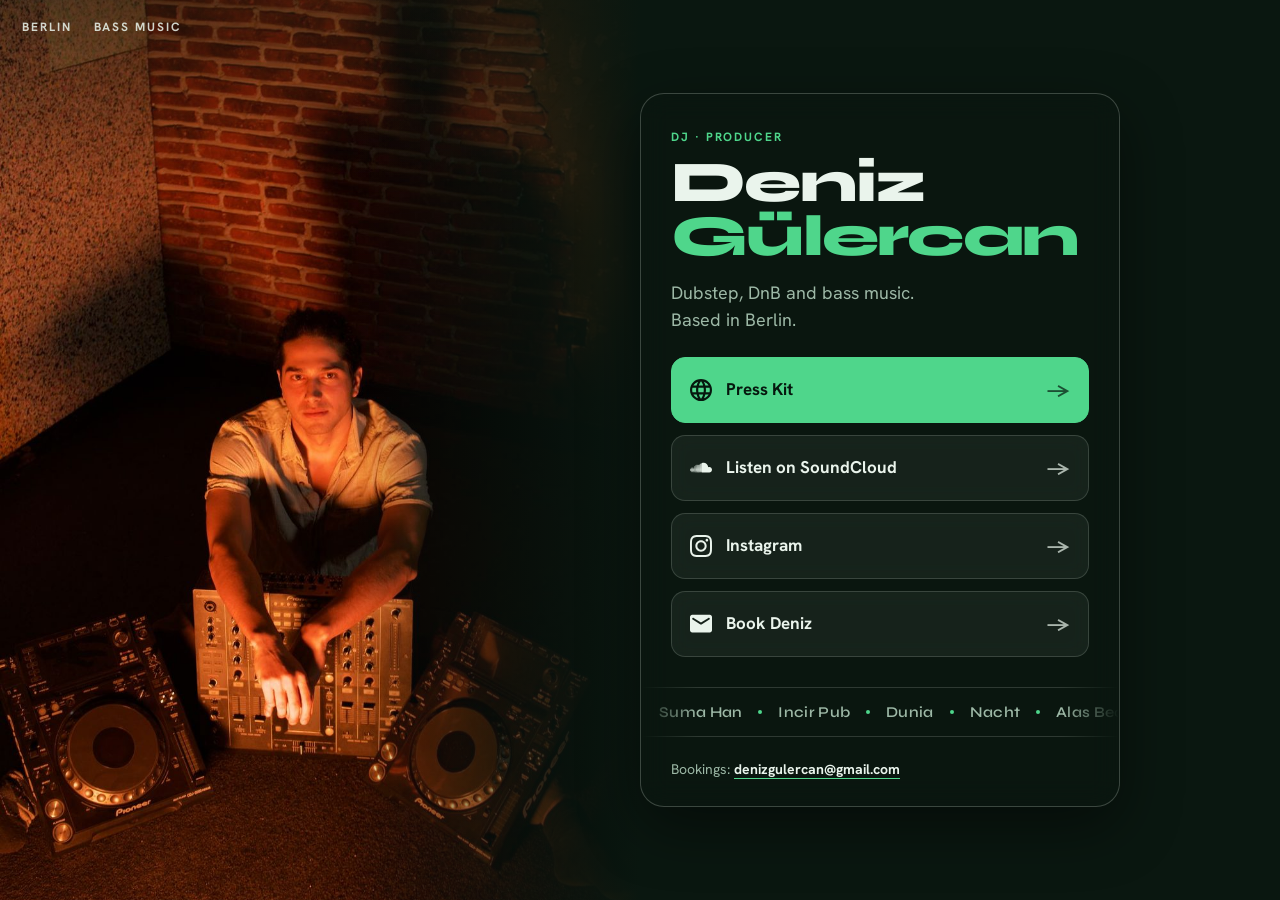
<file: index.html>
<!DOCTYPE html>
<html lang="en">
<head>
<meta charset="utf-8">
<meta name="viewport" content="width=device-width, initial-scale=1, viewport-fit=cover">
<title>Deniz Gülercan — DJ &amp; Producer, Berlin</title>
<meta name="description" content="Deniz Gülercan. DJ and producer in Berlin. Dubstep, DnB and bass music.">
<meta name="author" content="Deniz Gülercan">
<meta name="theme-color" content="#0a1710">
<meta property="og:type" content="website">
<meta property="og:title" content="Deniz Gülercan — DJ &amp; Producer, Berlin">
<meta property="og:description" content="Dubstep, DnB and bass music. Press kit, links and bookings.">
<meta property="og:url" content="https://denizgulercan.pages.dev/">
<meta property="og:image" content="https://denizgulercan.pages.dev/images/cover.jpg">
<meta name="twitter:card" content="summary_large_image">
<link rel="icon" type="image/png" href="images/avatar.png">
<link rel="preload" href="fonts/syne.woff2" as="font" type="font/woff2" crossorigin>
<style>
@font-face{font-family:"Syne";src:url(fonts/syne.woff2) format("woff2");font-weight:400 800;font-display:swap}
@font-face{font-family:"Hanken Grotesk";src:url(fonts/hanken.woff2) format("woff2");font-weight:100 900;font-display:swap}
:root{
  --bg:#0a1710; --ink:#eaf4ec; --muted:#9db8a6; --accent:#4fd68b; --accent-ink:#06180e;
  --line:rgba(234,244,236,.16);
  --display:"Syne",system-ui,sans-serif; --body:"Hanken Grotesk",system-ui,sans-serif;
}
*{box-sizing:border-box}
html{background:var(--bg)}
body{margin:0;background:var(--bg);color:var(--ink);font-family:var(--body);font-size:17px;line-height:1.5;-webkit-font-smoothing:antialiased;min-height:100svh}
a{color:inherit;text-decoration:none}

/* Photo */
.photo{position:relative;height:72svh;min-height:460px;max-height:760px;background:#000 url(images/cover.jpg) 50% 58%/cover no-repeat;}
.photo::after{content:"";position:absolute;inset:0;background:
  linear-gradient(to bottom,rgba(10,23,16,.55) 0%,rgba(10,23,16,0) 22%,rgba(10,23,16,0) 45%,rgba(10,23,16,.88) 82%,var(--bg) 100%);}
.top{position:absolute;z-index:2;top:max(18px,env(safe-area-inset-top));left:22px;right:22px;display:flex;justify-content:space-between;
  font-size:12px;font-weight:700;letter-spacing:.16em;text-transform:uppercase;color:rgba(234,244,236,.85)}

/* Content */
main{position:relative;z-index:3;margin:-96px 16px max(16px,env(safe-area-inset-bottom));max-width:520px;container-type:inline-size;
  padding:26px 22px 22px;border:1px solid rgba(234,244,236,.22);border-radius:24px;background:rgba(10,23,16,.78);
  backdrop-filter:blur(14px);-webkit-backdrop-filter:blur(14px);box-shadow:0 20px 60px rgba(0,0,0,.45)}
@media (min-width:560px){main{margin-inline:auto}}
.label{font-size:12px;font-weight:700;letter-spacing:.16em;text-transform:uppercase;color:var(--accent);margin:0 0 10px}
h1{font-family:var(--display);font-weight:800;font-size:min(72px,13.8cqw);line-height:.94;letter-spacing:-.03em;margin:0 0 16px}
h1 span{display:block;color:var(--accent)}
.tag{margin:0 0 24px;font-size:18px;line-height:1.45;color:var(--muted)}

.links{display:grid;gap:12px;margin:0 0 30px}
.btn{display:flex;align-items:center;gap:14px;padding:17px 18px;border-radius:14px;border:1px solid var(--line);
  background:rgba(234,244,236,.06);backdrop-filter:blur(10px);-webkit-backdrop-filter:blur(10px);
  font-weight:700;font-size:17px;transition:transform .18s ease,background .18s ease,border-color .18s ease}
.btn:hover,.btn:focus-visible{transform:translateY(-2px);background:rgba(234,244,236,.12);border-color:rgba(79,214,139,.6);outline:none}
.btn i{width:22px;height:22px;flex:none;background:currentColor;-webkit-mask:var(--ic) center/contain no-repeat;mask:var(--ic) center/contain no-repeat}
.btn em{margin-left:auto;font-style:normal;font-size:20px;opacity:.7;transition:transform .18s ease}
.btn:hover em{transform:translateX(4px);opacity:1}
.btn.primary{background:var(--accent);color:var(--accent-ink);border-color:var(--accent)}
.btn.primary:hover{background:#6ae3a0}

/* Venues ticker */
.played{border-top:1px solid var(--line);border-bottom:1px solid var(--line);padding:13px 0;overflow:hidden;margin:0 -22px 22px;
  -webkit-mask:linear-gradient(90deg,transparent,#000 12%,#000 88%,transparent);mask:linear-gradient(90deg,transparent,#000 12%,#000 88%,transparent)}
.track{display:flex;width:max-content;gap:0;animation:slide 38s linear infinite;font-family:var(--display);font-weight:600;font-size:15px;letter-spacing:.02em;color:var(--muted);white-space:nowrap}
.track span{padding:0 18px;position:relative}
.track span::after{content:"";position:absolute;right:-2px;top:50%;width:4px;height:4px;margin-top:-2px;border-radius:50%;background:var(--accent)}
@keyframes slide{to{transform:translateX(-50%)}}

.book{font-size:14px;color:var(--muted);margin:0}
.book a{color:var(--ink);font-weight:700;border-bottom:1px solid var(--accent)}

/* Entrance */
@media (prefers-reduced-motion:no-preference){
  .label,h1,.tag,.btn,.played,.book{opacity:0;transform:translateY(14px);animation:in .7s cubic-bezier(.2,.7,.2,1) forwards}
  .label{animation-delay:.05s}h1{animation-delay:.12s}.tag{animation-delay:.2s}
  .btn:nth-child(1){animation-delay:.28s}.btn:nth-child(2){animation-delay:.34s}.btn:nth-child(3){animation-delay:.4s}.btn:nth-child(4){animation-delay:.46s}
  .played{animation-delay:.54s}.book{animation-delay:.6s}
  .btn:hover{transition:transform .18s ease}
}
@keyframes in{to{opacity:1;transform:none}}
@media (prefers-reduced-motion:reduce){.track{animation:none}}

/* Desktop: photo left, content right */
@media (min-width:900px){
  body{display:grid;grid-template-columns:1fr 1fr}
  .photo{position:sticky;top:0;height:100svh;max-height:none;background-position:50% 55%}
  .photo::after{background:linear-gradient(to right,rgba(10,23,16,0) 55%,var(--bg) 100%),linear-gradient(to bottom,rgba(10,23,16,.45),rgba(10,23,16,0) 20%)}
  main{margin:0 auto 0 0;width:min(100% - 48px,480px);align-self:center;padding:34px 30px 26px;background:rgba(10,23,16,.6)}
  .top{right:auto;gap:22px}
  .played{margin-inline:-30px}
  .played{margin-bottom:22px}
}
</style>
</head>
<body>

<div class="photo" role="img" aria-label="Deniz Gülercan at the decks">
  <div class="top"><span>Berlin</span><span>Bass music</span></div>
</div>

<main>
  <p class="label">DJ · Producer</p>
  <h1>Deniz <span>Gülercan</span></h1>
  <p class="tag">Dubstep, DnB and bass music.<br>Based in Berlin.</p>

  <nav class="links" aria-label="Links">
    <a class="btn primary" href="epk/"><i style="--ic:url(images/icons/generic-website.svg)"></i>Press Kit<em>→</em></a>
    <a class="btn" href="https://soundcloud.com/denizgulercan" target="_blank" rel="noopener"><i style="--ic:url(images/icons/soundcloud.svg)"></i>Listen on SoundCloud<em>→</em></a>
    <a class="btn" href="https://www.instagram.com/deniz.gulercan/" target="_blank" rel="noopener"><i style="--ic:url(images/icons/instagram.svg)"></i>Instagram<em>→</em></a>
    <a class="btn" href="mailto:denizgulercan@gmail.com?subject=Booking%20enquiry"><i style="--ic:url(images/icons/generic-email.svg)"></i>Book Deniz<em>→</em></a>
  </nav>

  <div class="played" aria-label="Played at">
    <div class="track" aria-hidden="true">
      <span>Suma Han</span><span>Incir Pub</span><span>Dunia</span><span>Nacht</span><span>Alas Beach</span><span>Daş Lounge</span><span>Kavanoz</span><span>Kabak Bay</span><span>Lilith Camping</span><span>Noh Radio</span><span>Radio2019</span><span>Chilly</span>
      <span>Suma Han</span><span>Incir Pub</span><span>Dunia</span><span>Nacht</span><span>Alas Beach</span><span>Daş Lounge</span><span>Kavanoz</span><span>Kabak Bay</span><span>Lilith Camping</span><span>Noh Radio</span><span>Radio2019</span><span>Chilly</span>
    </div>
  </div>

  <p class="book">Bookings: <a href="mailto:denizgulercan@gmail.com?subject=Booking%20enquiry">denizgulercan@gmail.com</a></p>
</main>

</body>
</html>
</file>
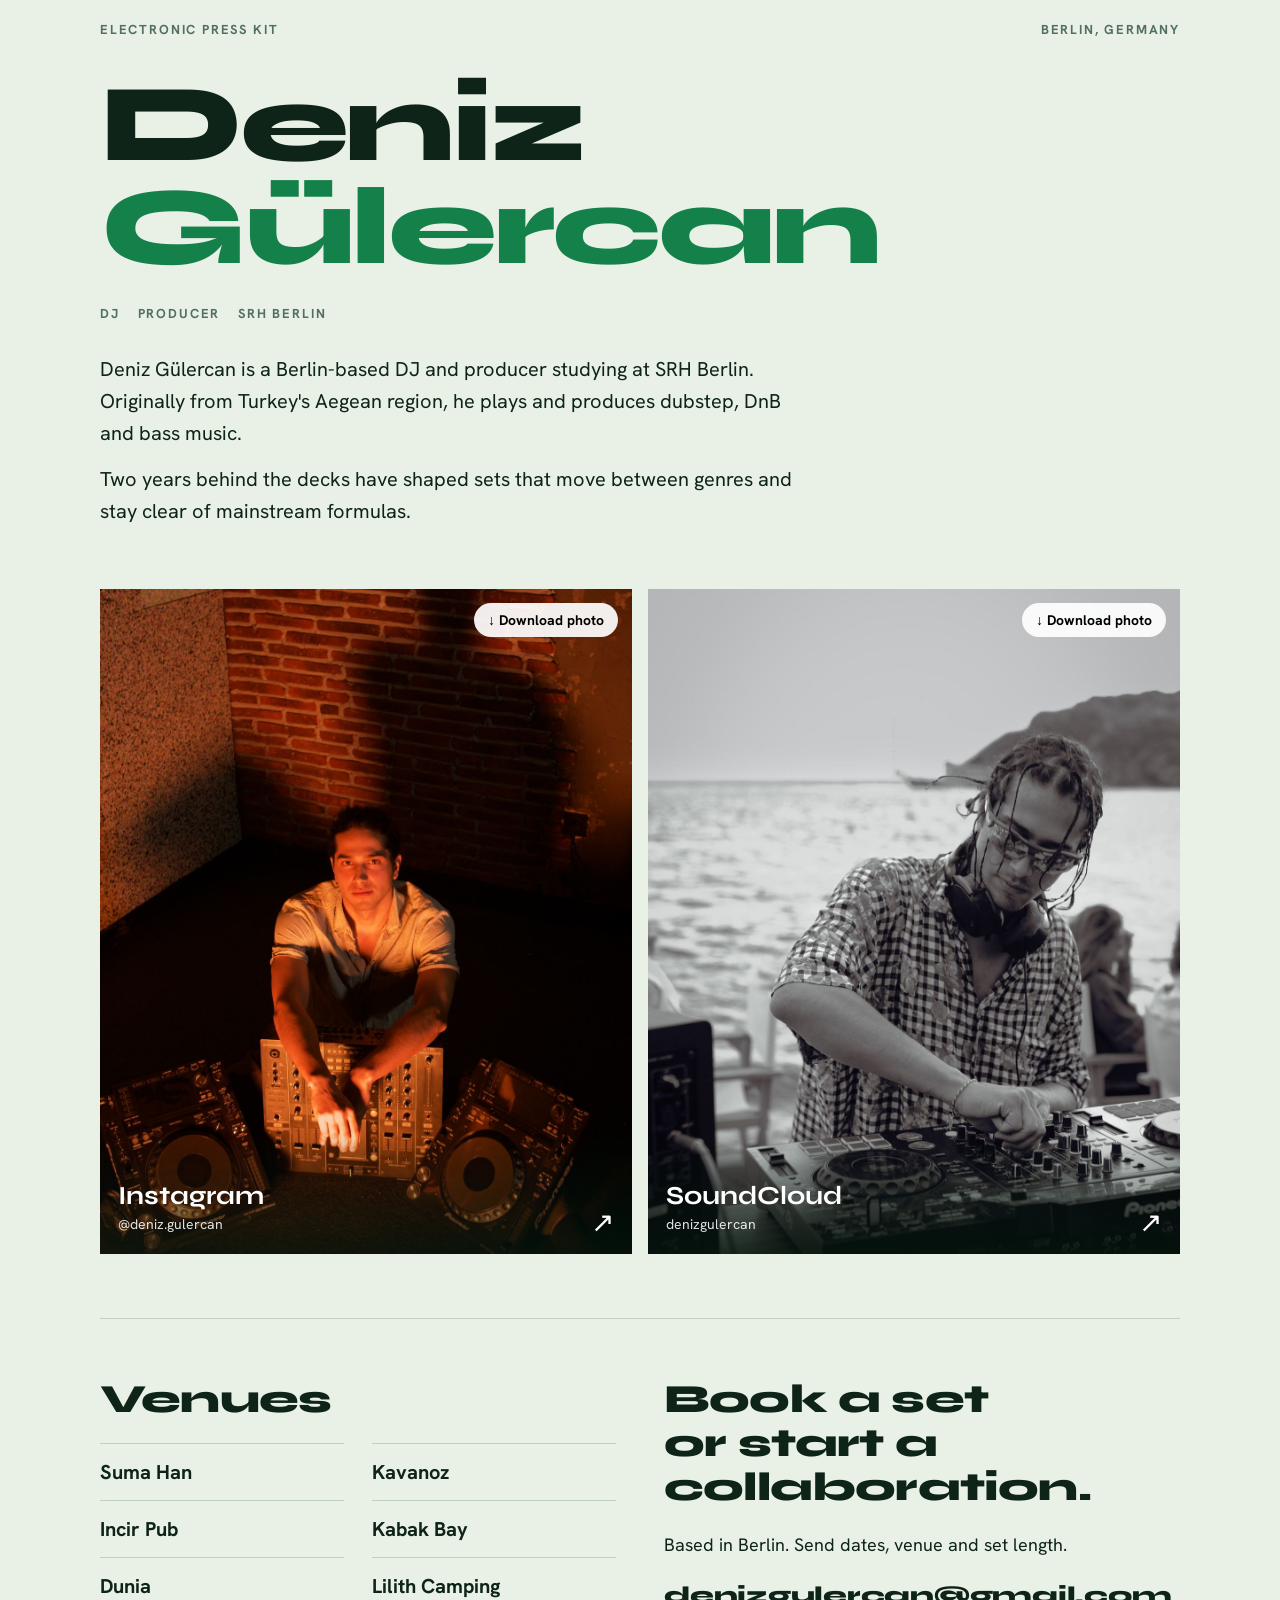
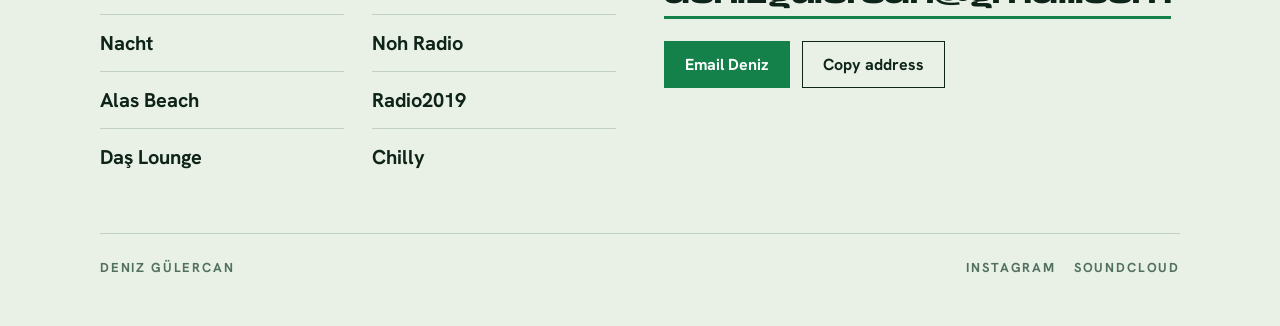
<file: epk/index.html>
<!DOCTYPE html>
<html lang="en">
<head>
<meta charset="utf-8">
<meta name="viewport" content="width=device-width, initial-scale=1">
<title>Deniz Gülercan EPK</title>
<link rel="preconnect" href="https://fonts.googleapis.com">
<link rel="preconnect" href="https://fonts.gstatic.com" crossorigin>
<link href="https://fonts.googleapis.com/css2?family=Syne:wght@600;800&family=Hanken+Grotesk:wght@400;500;700&display=swap" rel="stylesheet">
<style>
:root {
  /* layout: photo-led. Text beside a tall portrait, one wide banner photo, then venues and booking; greens throughout */
  --bg: #e9f0e6;
  --ink: #0e2418;
  --muted: #527060;
  --rule: #bfd0c3;
  --accent: #14804a;
  --accent-ink: #ffffff;
  --display: "Syne", "Helvetica Neue", Arial, sans-serif;
  --body: "Hanken Grotesk", "Helvetica Neue", Arial, sans-serif;
  color-scheme: light;
}
@media (prefers-color-scheme: dark) {
  :root:not([data-theme="light"]) {
    --bg: #0c1a12; --ink: #e6f2e9; --muted: #8fae9b; --rule: #25402f; --accent: #4fd68b; --accent-ink: #0c1a12;
    color-scheme: dark;
  }
}
:root[data-theme="dark"] {
  --bg: #0c1a12; --ink: #e6f2e9; --muted: #8fae9b; --rule: #25402f; --accent: #4fd68b; --accent-ink: #0c1a12;
  color-scheme: dark;
}
* { box-sizing: border-box; }
body { margin: 0; background: var(--bg); color: var(--ink); font-family: var(--body); font-size: 18px; line-height: 1.6; }
a { color: inherit; }
a:focus-visible, button:focus-visible { outline: 3px solid var(--accent); outline-offset: 3px; }
.wrap { max-width: 1120px; margin: 0 auto; padding: 0 20px; }
.label { font-size: 13px; font-weight: 700; letter-spacing: .14em; text-transform: uppercase; color: var(--muted); }

.top { display: flex; justify-content: space-between; gap: 12px; padding: 20px 0; }
.top a { text-decoration: none; }
.top a:hover { color: var(--accent); }

.hero { display: grid; grid-template-columns: 1fr; gap: 28px; padding: 12px 0 48px; }
h1 { font-family: var(--display); font-weight: 800; font-size: clamp(48px, 8.6vw, 112px); line-height: .94; letter-spacing: -.03em; margin: 0 0 24px; text-wrap: balance; }
h1 span { display: block; color: var(--accent); }
.roles { display: flex; flex-wrap: wrap; gap: 6px 18px; margin: 0; }
.hero p { max-width: 64ch; margin: 0 0 14px; font-size: 20px; }

.pair { display: grid; grid-template-columns: 1fr 1fr; gap: 16px; margin-bottom: 64px; }
.shot { position: relative; display: block; aspect-ratio: 4 / 5; overflow: hidden; background: #000; color: #fff; text-decoration: none; }
.shot img { width: 100%; height: 100%; object-fit: cover; display: block; transition: transform .5s ease; }
.shot:hover img, .shot:focus-visible img { transform: scale(1.04); }
.cap { position: absolute; left: 0; right: 0; bottom: 0; padding: 48px 18px 18px; background: linear-gradient(to top, rgba(4,20,12,.82), rgba(4,20,12,0)); display: flex; justify-content: space-between; align-items: end; gap: 10px; }
.cap strong { font-family: var(--display); font-size: 26px; line-height: 1.05; }
.cap small { display: block; font-size: 14px; opacity: .88; }
.arrow { font-size: 28px; line-height: 1; }
.tile { position: relative; }
.dl { position: absolute; top: 14px; right: 14px; padding: 8px 14px; background: rgba(255,255,255,.92); color: #000; font: 700 14px var(--body); text-decoration: none; border-radius: 999px; }
.dl:hover, .dl:focus-visible { background: #fff; }

.info { display: grid; grid-template-columns: 1fr 1fr; gap: 48px; padding: 48px 0; border-top: 1px solid var(--rule); }
h2 { font-family: var(--display); font-weight: 800; font-size: clamp(28px, 4vw, 40px); line-height: 1.1; letter-spacing: -.02em; margin: 10px 0 22px; text-wrap: balance; }
.venues { list-style: none; margin: 0; padding: 0; columns: 2; column-gap: 28px; }
.venues li { break-inside: avoid; padding: 12px 0; border-top: 1px solid var(--rule); font-weight: 700; font-size: 20px; }

.mail { display: inline-block; font-family: var(--display); font-weight: 800; font-size: clamp(15px, 4.4vw, 24px); letter-spacing: -.01em; text-decoration: none; border-bottom: 3px solid var(--accent); white-space: nowrap; }
.mail:hover { color: var(--accent); }
.cta { display: flex; flex-wrap: wrap; align-items: center; gap: 12px; margin-top: 22px; }
.btn { display: inline-flex; padding: 12px 20px; border: 1.5px solid var(--ink); font: 700 16px var(--body); background: transparent; color: var(--ink); text-decoration: none; cursor: pointer; }
.btn:hover { background: var(--ink); color: var(--bg); }
.btn.primary { background: var(--accent); border-color: var(--accent); color: var(--accent-ink); }
.btn.primary:hover { filter: brightness(1.08); }
.status { color: var(--muted); font-size: 15px; min-height: 1.4em; }

footer { display: flex; justify-content: space-between; flex-wrap: wrap; gap: 12px; padding: 24px 0 48px; border-top: 1px solid var(--rule); }
footer a { text-decoration: none; margin-left: 18px; }
footer a:hover { color: var(--accent); }

@media (max-width: 820px) {
  .pair { grid-template-columns: 1fr; }
  .info { grid-template-columns: 1fr; gap: 36px; }
}
@media (max-width: 420px) { .venues { columns: 1; } }
@media (prefers-reduced-motion: reduce) { .shot img { transition: none; } }
</style>
</head>
<body>
<div class="wrap">
  <div class="top label"><span>Electronic Press Kit</span><span>Berlin, Germany</span></div>

  <section class="hero">
    <div>
      <h1>Deniz <span>Gülercan</span></h1>
      <div class="roles label"><span>DJ</span><span>Producer</span><span>SRH Berlin</span></div>
    </div>
    <div>
      <p>Deniz Gülercan is a Berlin-based DJ and producer studying at SRH Berlin. Originally from Turkey's Aegean region, he plays and produces dubstep, DnB and bass music.</p>
      <p>Two years behind the decks have shaped sets that move between genres and stay clear of mainstream formulas.</p>
    </div>
  </section>

  <section class="pair" aria-label="Instagram and SoundCloud">
    <div class="tile">
    <a class="shot" href="https://www.instagram.com/deniz.gulercan/" target="_blank" rel="noopener">
      <img src="img/hero.jpg" alt="Deniz Gülercan seated between two CDJs and a mixer, lit in orange" width="1200" height="1800">
      <span class="cap"><span><strong>Instagram</strong><small>@deniz.gulercan</small></span><span class="arrow" aria-hidden="true">↗</span></span>
    </a>
    <a class="dl" href="img/hero.jpg" download="Deniz-Gulercan-press-photo-1.jpg">↓ Download photo</a>
    </div>
    <div class="tile">
    <a class="shot" href="https://soundcloud.com/denizgulercan" target="_blank" rel="noopener">
      <img src="img/bw.jpg" alt="Deniz in sunglasses mixing on a Pioneer DJ controller by the sea, black and white" width="1200" height="1800">
      <span class="cap"><span><strong>SoundCloud</strong><small>denizgulercan</small></span><span class="arrow" aria-hidden="true">↗</span></span>
    </a>
    <a class="dl" href="img/bw.jpg" download="Deniz-Gulercan-press-photo-2.jpg">↓ Download photo</a>
    </div>
  </section>

  <section class="info">
    <div>
      <h2>Venues</h2>
      <ul class="venues">
        <li>Suma Han</li>
        <li>Incir Pub</li>
        <li>Dunia</li>
        <li>Nacht</li>
        <li>Alas Beach</li>
        <li>Daş Lounge</li>
        <li>Kavanoz</li>
        <li>Kabak Bay</li>
        <li>Lilith Camping</li>
        <li>Noh Radio</li>
        <li>Radio2019</li>
        <li>Chilly</li>
      </ul>
    </div>
    <div id="booking">
      <h2>Book a set or start a collaboration.</h2>
      <p>Based in Berlin. Send dates, venue and set length.</p>
      <a class="mail" href="mailto:denizgulercan@gmail.com">denizgulercan@gmail.com</a>
      <div class="cta">
        <a class="btn primary" href="mailto:denizgulercan@gmail.com?subject=Booking%20enquiry">Email Deniz</a>
        <button class="btn" type="button" id="copy">Copy address</button>
        <span class="status" id="status" role="status"></span>
      </div>
    </div>
  </section>

  <footer class="label">
    <span>Deniz Gülercan</span>
    <span>
      <a href="https://www.instagram.com/deniz.gulercan/" target="_blank" rel="noopener">Instagram</a><a href="https://soundcloud.com/denizgulercan" target="_blank" rel="noopener">SoundCloud</a>
    </span>
  </footer>
</div>
<script>
document.getElementById('copy').addEventListener('click', function () {
  var s = document.getElementById('status');
  try {
    navigator.clipboard.writeText('denizgulercan@gmail.com').then(
      function () { s.textContent = 'Copied'; },
      function () { s.textContent = 'Copy failed. Select the address above.'; }
    );
  } catch (e) { s.textContent = 'Copy failed. Select the address above.'; }
});
</script>
</body>
</html>
</file>
